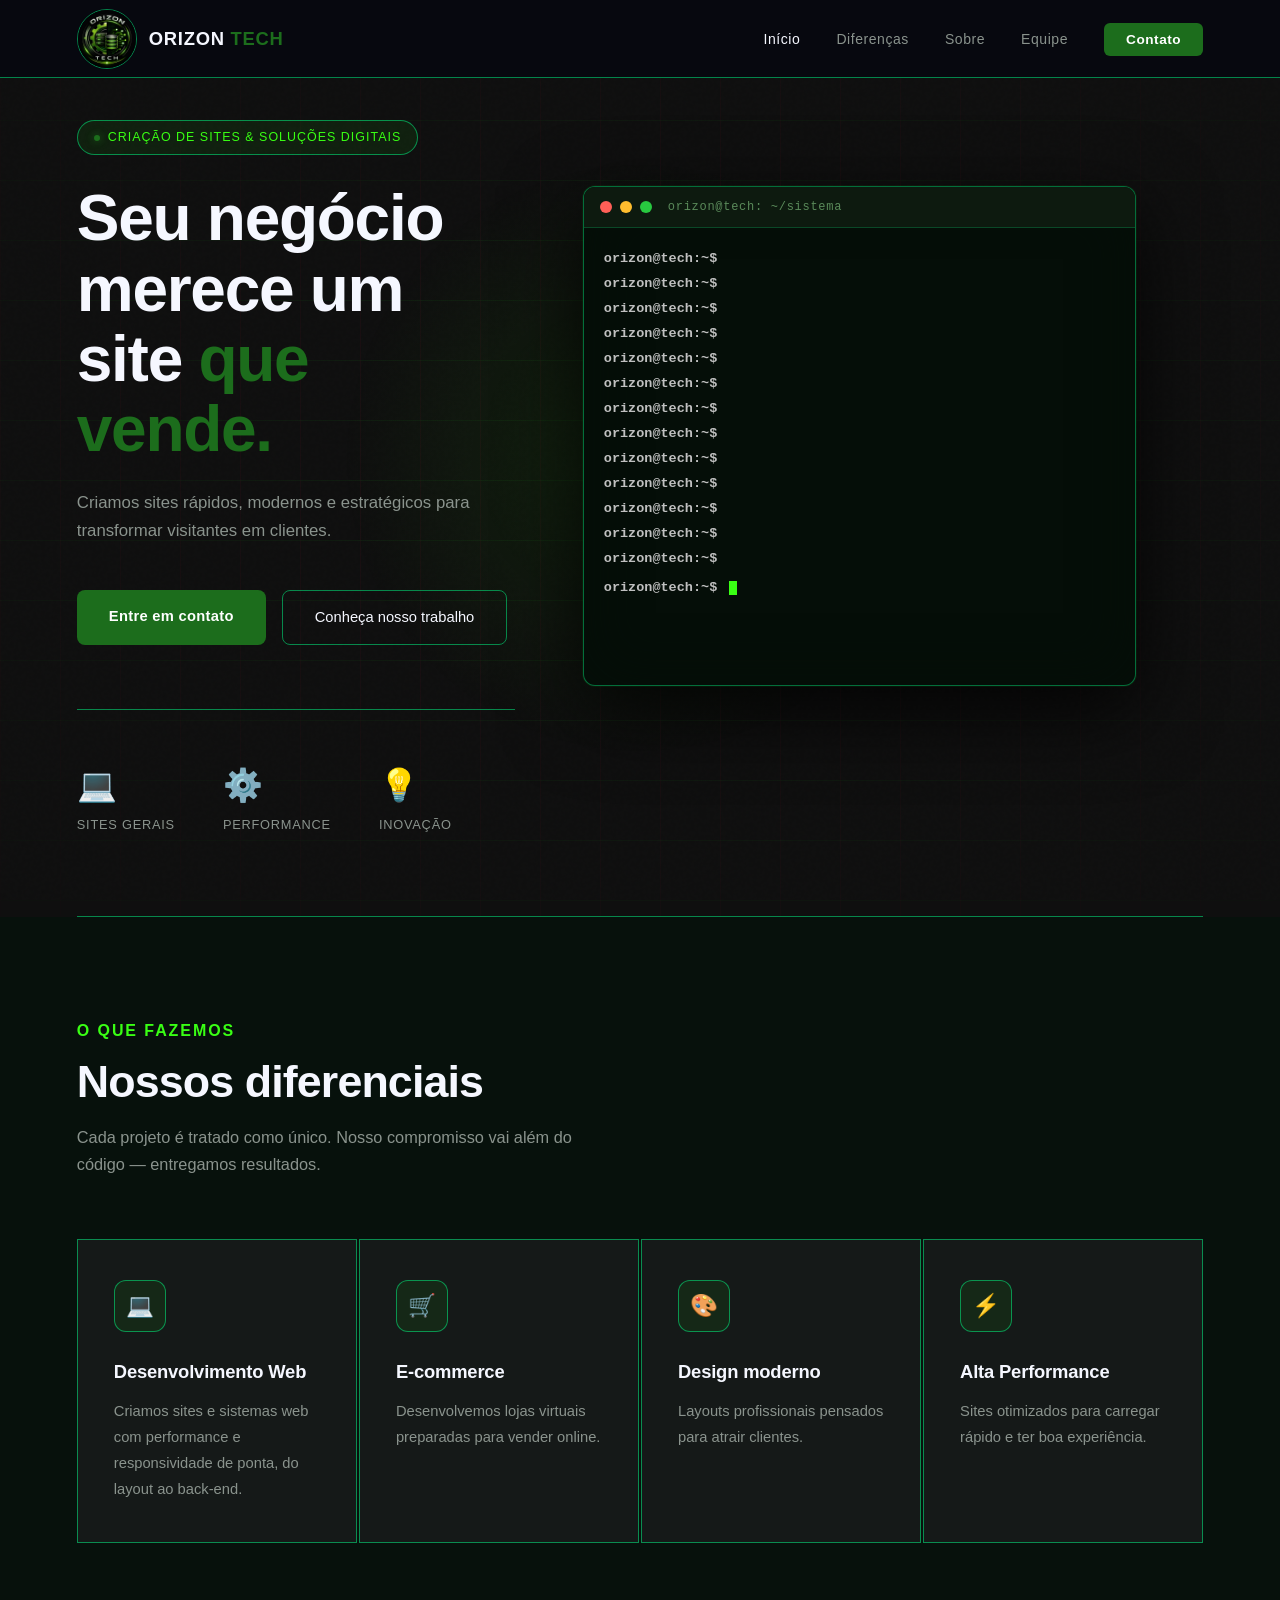
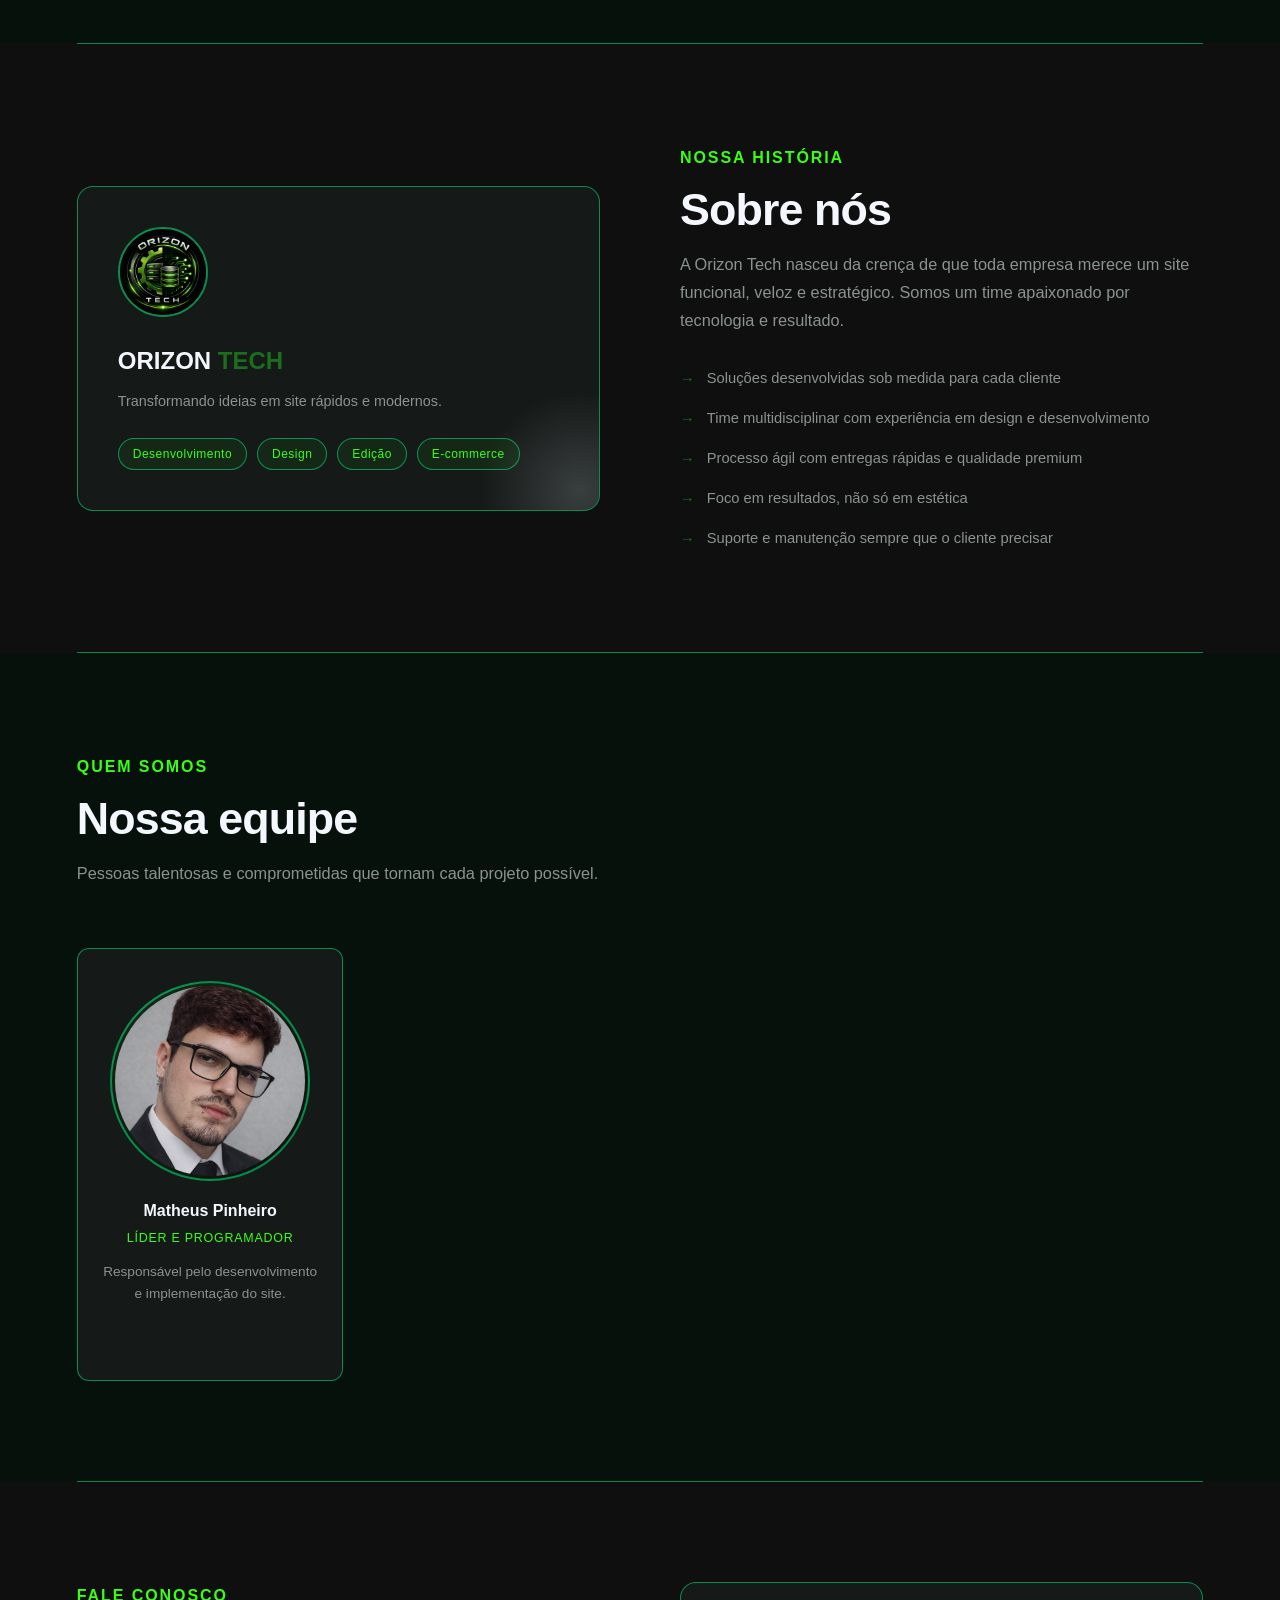
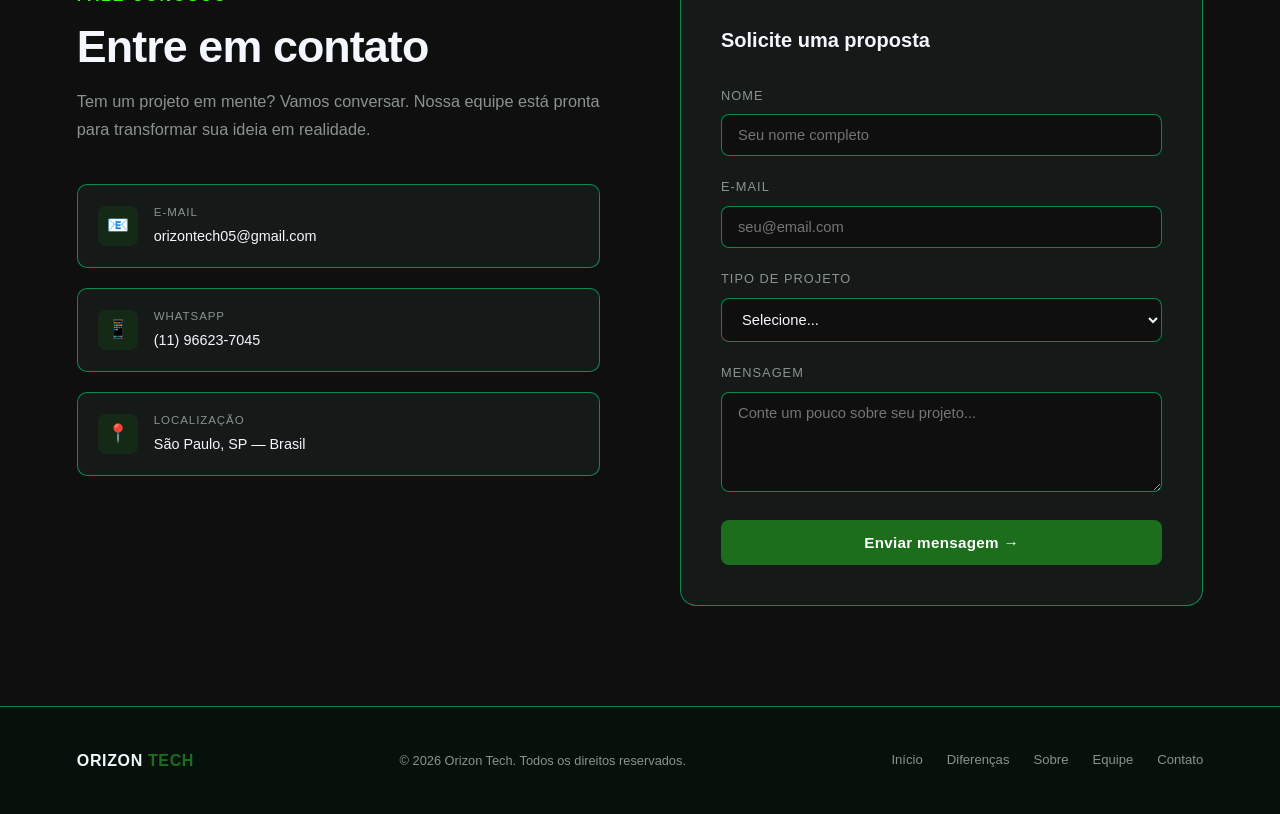
<file: index.html>
<!DOCTYPE html>
<html lang="pt-BR">

<head>
    <meta charset="UTF-8">
    <meta name="viewport" content="width=device-width, initial-scale=1.0">
    <title>Orizon Tech</title>
    <link rel="shortcut icon" href="./img/Logo.png" type="image/x-icon">
    <meta name="description" content="orizon, site, onepage, verde, programador, tech, projeto, senac, tatuapé">
    <meta name="keywords" content="criação de site, desenvolvimento web, programação">

    <!-- CSS -->
    <link rel="stylesheet" href="style.css">

    <!-- Google fonts -->

    <link rel="preconnect" href="https://fonts.googleapis.com">
    <link rel="preconnect" href="https://fonts.gstatic.com" crossorigin>
    <link href="https://fonts.googleapis.com/css2?family=Inter:ital,opsz,wght@0,14..
32,100..900;1,14..32,100..900&family=Orbitron:wght@400..900&family=Patua+One&display=swap" rel="stylesheet">

</head>

<body>

    <!-- NAV -->
    <nav>
        <a href="#home" class="nav-logo">
            <img src="./img/Logo.png" alt="Orizon Tech">
            <span>ORIZON<em> TECH</em></span>
        </a>
         <input type="checkbox" id="check">
<label for="check" class="menu-btn">☰</label>
        <ul class="nav-links">
            <li><a href="#home">Início</a></li>
            <li><a href="#missoes">Diferenças</a></li>
            <li><a href="#sobre">Sobre</a></li>
            <li><a href="#equipe">Equipe</a></li>
            <li><a href="#contato" class="nav-cta">Contato</a></li>
        </ul>
    </nav>

    <!-- HERO -->
    <section id="home">
        <div class="hero-grid-bg"></div>
        <div class="hero-glow"></div>
        <div class="hero-content">
            <div class="hero-badge">Criação de Sites & Soluções Digitais</div>
            <h1>Seu negócio<br>merece um site <span>que vende.</span></h1>
            <p class="hero-sub">
                Criamos sites rápidos, modernos e estratégicos para transformar visitantes em clientes.
            </p>
            <div class="hero-actions">
                <a href="#contato" class="btn-primary">Entre em contato</a>
                <a href="./trabalho.html" target="_blank" class="btn-secondary">Conheça nosso trabalho</a>
            </div>
            <div class="hero-stats">
                <div>
                    <div class="stat-num">💻</div>
                    <div class="stat-label">Sites gerais</div>
                </div>
                <div>
                    <div class="stat-num">⚙️</div>
                    <div class="stat-label">Performance</div>
                </div>
                <div>
                    <div class="stat-num">💡</div>
                    <div class="stat-label">Inovação</div>
                </div>
            </div>
        </div>
        <section id="terminal">
            <div class="hero-matrix-wrapper">
                <div class="terminal-frame">
                    <div class="terminal-bar">
                        <span class="t-dot t-dot-r"></span>
                        <span class="t-dot t-dot-y"></span>
                        <span class="t-dot t-dot-g"></span>
                        <span class="terminal-title">orizon@tech: ~/sistema</span>
                    </div>
                    <div class="terminal-body">
                        <div class="tl-row tl-row-0"><span class="tl-prompt"
                                style="color:#C0C0C0">orizon@tech:~$&nbsp;</span><span class="tl-out-0">inicializando
                                sistema...</span></div>
                        <div class="tl-row tl-row-1"><span class="tl-prompt"
                                style="color:#C0C0C0">orizon@tech:~$&nbsp;</span><span class="tl-out-1">criando site
                                institucional...</span></div>
                        <div class="tl-row tl-row-2"><span class="tl-prompt"
                                style="color:#C0C0C0">orizon@tech:~$&nbsp;</span><span class="tl-out-2">status: 100%
                                concluído ✓</span></div>
                        <div class="tl-row tl-row-3"><span class="tl-prompt"
                                style="color:#C0C0C0">orizon@tech:~$&nbsp;</span><span class="tl-out-3">deploy --env
                                producao</span></div>
                        <div class="tl-row tl-row-4"><span class="tl-prompt"
                                style="color:#C0C0C0">orizon@tech:~$&nbsp;</span><span class="tl-out-4">servidor online.
                                uptime: 99.9%</span></div>
                        <div class="tl-row tl-row-5"><span class="tl-prompt"
                                style="color:#C0C0C0">orizon@tech:~$&nbsp;</span><span class="tl-out-5">otimizar --seo
                                --performance</span></div>
                        <div class="tl-row tl-row-6"><span class="tl-prompt"
                                style="color:#C0C0C0">orizon@tech:~$&nbsp;</span><span class="tl-out-6">PageSpeed:
                                98/100
                                ✓</span></div>
                        <div class="tl-row tl-row-7"><span class="tl-prompt"
                                style="color:#C0C0C0">orizon@tech:~$&nbsp;</span><span class="tl-out-7">criar loja
                                --ecommerce</span></div>
                        <div class="tl-row tl-row-8"><span class="tl-prompt"
                                style="color:#C0C0C0">orizon@tech:~$&nbsp;</span><span class="tl-out-8">loja virtual
                                ativada
                                ✓</span></div>
                        <div class="tl-row tl-row-9"><span class="tl-prompt"
                                style="color:#C0C0C0">orizon@tech:~$&nbsp;</span><span class="tl-out-9">ssl --instalar
                                --auto-renovar</span></div>
                        <div class="tl-row tl-row-10"><span class="tl-prompt"
                                style="color:#C0C0C0">orizon@tech:~$&nbsp;</span><span class="tl-out-10">certificado SSL
                                ativo ✓</span></div>
                        <div class="tl-row tl-row-11"><span class="tl-prompt"
                                style="color:#C0C0C0">orizon@tech:~$&nbsp;</span><span class="tl-out-11">suporte
                                --cliente
                                --24h</span></div>
                        <div class="tl-row tl-row-12"><span class="tl-prompt"
                                style="color:#C0C0C0">orizon@tech:~$&nbsp;</span><span class="tl-out-12">equipe pronta.
                                aguardando..._</span></div>
                        <div class="cursor-line"><span class="tl-prompt"
                                style="color:#C0C0C0">orizon@tech:~$&nbsp;</span><span class="blink-cursor"></span>
                        </div>
                    </div>
                </div>
            </div>
        </section>
    </section>

    <div class="divider"></div>

    <!-- MISSÕES -->
    <section id="missoes">
        <div class="mission-header reveal">
            <span class="section-tag">O que fazemos</span>
            <h2>Nossos diferenciais</h2>
            <p class="section-desc">Cada projeto é tratado como único. Nosso compromisso vai além do<br>código —
                entregamos
                resultados.</p>
        </div>
        <div class="missions-grid">
            <div class="mission-card reveal">
                <div class="mission-icon">💻</div>
                <h3>Desenvolvimento Web</h3>
                <p>Criamos sites e sistemas web com performance e responsividade de ponta, do layout ao back-end.</p>
            </div>
            <div class="mission-card reveal">
                <div class="mission-icon">🛒</div>
                <h3>E-commerce</h3>
                <p>Desenvolvemos lojas virtuais preparadas para vender online.
                </p>
            </div>
            <div class="mission-card reveal">
                <div class="mission-icon">🎨</div>
                <h3>Design moderno</h3>
                <p>Layouts profissionais pensados para atrair clientes.</p>
            </div>
            <div class="mission-card reveal">
                <div class="mission-icon">⚡</div>
                <h3>Alta Performance</h3>
                <p>Sites otimizados para carregar rápido e ter boa experiência.</p>
            </div>


        </div>
    </section>

    <div class="divider"></div>

    <!-- SOBRE NÓS -->
    <section id="sobre">
        <div class="sobre-visual reveal">
            <div class="sobre-card-main">
                <img src="./img/Logo.png" alt="Orizon Tech Logo" class="sobre-logo">
                <h3>ORIZON <span>TECH</span></h3>
                <p>Transformando ideias em site rápidos e modernos.</p>
                <div class="sobre-badge-row">
                    <span class="badge">Desenvolvimento</span>
                    <span class="badge">Design</span>
                    <span class="badge">Edição</span>
                    <span class="badge">E-commerce</span>
                </div>
            </div>
        </div>
        <div class="sobre-text reveal">
            <span class="section-tag">Nossa história</span>
            <h2>Sobre nós</h2>
            <p class="section-desc">
                A Orizon Tech nasceu da crença de que toda empresa merece um site funcional, veloz e
                estratégico. Somos um time apaixonado por tecnologia e resultado.
            </p>
            <ul class="feature-list">
                <li>Soluções desenvolvidas sob medida para cada cliente</li>
                <li>Time multidisciplinar com experiência em design e desenvolvimento</li>
                <li>Processo ágil com entregas rápidas e qualidade premium</li>
                <li>Foco em resultados, não só em estética</li>
                <li>Suporte e manutenção sempre que o cliente precisar</li>
            </ul>
        </div>
    </section>

    <div class="divider"></div>

    <!-- EQUIPE -->
    <section id="equipe">
        <div class="equipe-header reveal">
            <span class="section-tag">Quem somos</span>
            <h2>Nossa equipe</h2>
            <p class="section-desc">Pessoas talentosas e comprometidas que tornam cada projeto possível.</p>
        </div>
        <div class="team-grid">
            <div class="team-card reveal">
                <div class="team-avatar"><img src="./img/matheus.png" alt="Integrante Matheus Pinheiro"></div>
                <h4>Matheus Pinheiro</h4>
                <div class="team-role">Líder e Programador</div>
                <p class="team-desc">Responsável pelo desenvolvimento e implementação do site.</p>
            </div>

            <div class="team-card reveal">
                <div class="team-avatar"><img src="./img/jessica.png" alt="Integrante Jessica Quadro"></div>
                <h4>Jéssica Quadro</h4>
                <div class="team-role">Designer de Apresentações</div>
                <p class="team-desc">Responsável pela organização da equipe e acompanhamento do desenvolvimento.</p>
            </div>
            
            <div class="team-card reveal">
                <div class="team-avatar"><img src="./img/meriani.png" alt="Integrante Meriani Garcia"></div>
                <h4>Meriani Garcia</h4>
                <div class="team-role">Web-Designer</div>
                <p class="team-desc">Responsável pela identidade visual e design da interface.</p>
            </div>
            
            <div class="team-card reveal">
                <div class="team-avatar"><img src="./img/mateus.png" alt="Integrante Mateus de Oliveira"></div>
                <h4>Mateus de Oliveira</h4>
                <div class="team-role">Editor</div>
                <p class="team-desc">Responsável pela organização dos conteúdos e estrutura das informações.</p>
            </div>
        </div>
    </section>

    <div class="divider"></div>

    <!-- CONTATO -->
    <section id="contato">
        <div class="contato-info reveal">
            <span class="section-tag">Fale conosco</span>
            <h2>Entre em contato</h2>
            <p class="section-desc">
                Tem um projeto em mente? Vamos conversar. Nossa equipe está pronta para transformar sua ideia em
                realidade.
            </p>
            <div class="contact-items">
                <div class="contact-item">
                    <div class="contact-icon">📧</div>
                    <div>
                        <div class="contact-item-label">E-mail</div>
                        <div class="contact-item-value">orizontech05@gmail.com</div>
                    </div>
                </div>
                <div class="contact-item">
                    <div class="contact-icon">📱</div>
                    <div>
                        <div class="contact-item-label">WhatsApp</div>
                        <div class="contact-item-value"><a href="https://wa.me/5511966237045">(11) 96623-7045</a></div>
                    </div>
                </div>
                <div class="contact-item">
                    <div class="contact-icon">📍</div>
                    <div>
                        <div class="contact-item-label">Localização</div>
                        <div class="contact-item-value">São Paulo, SP — Brasil</div>
                    </div>
                </div>
            </div>
        </div>

        <form class="contato-form reveal" id="contato-form" action="https://formsubmit.co/orizontech05@gmail.com"
            method="POST">

            <h3>Solicite uma proposta</h3>

            <div class="form-group">
                <label>Nome</label>
                <input type="text" name="nome" placeholder="Seu nome completo" required>
            </div>

            <div class="form-group">
                <label>E-mail</label>
                <input type="email" name="email" placeholder="seu@email.com" required>
            </div>

            <div class="form-group">
                <label>Tipo de projeto</label>
                <select name="projeto" required>
                    <option value="">Selecione...</option>
                    <option>Site Institucional</option>
                    <option>Landing Page</option>
                    <option>E-commerce</option>
                    <option>Sistema Web</option>
                    <option>Outro</option>
                </select>
            </div>

            <div class="form-group">
                <label>Mensagem</label>
                <textarea name="mensagem" placeholder="Conte um pouco sobre seu projeto..." required></textarea>
            </div>

            <input type="hidden" name="_captcha" value="false">

            <button type="submit" class="form-submit">Enviar mensagem →</button>

            <p id="mensagem-sucesso">✅ Mensagem enviada com sucesso!</p>

        </form>
    </section>

    <!-- FOOTER -->
    <footer>
        <div class="footer-brand">ORIZON<span> TECH</span></div>
        <div class="footer-copy">© 2026 Orizon Tech. Todos os direitos reservados.</div>
        <div class="footer-links">
            <a href="#home">Início</a>
            <a href="#missoes">Diferenças</a>
            <a href="#sobre">Sobre</a>
            <a href="#equipe">Equipe</a>
            <a href="#contato">Contato</a>
        </div>
    </footer>

    <!-- Botão para subir para o topo do site -->

    <!-- Topo do site -->
    <div id="topo">
        <a href="#home"><img src="./img/bottontop.png" alt="icone para levar ao topo do site"></a>
    </div>


    <script src="./script.js"></script>

</body>

</html>

<!-- Final -->
</file>
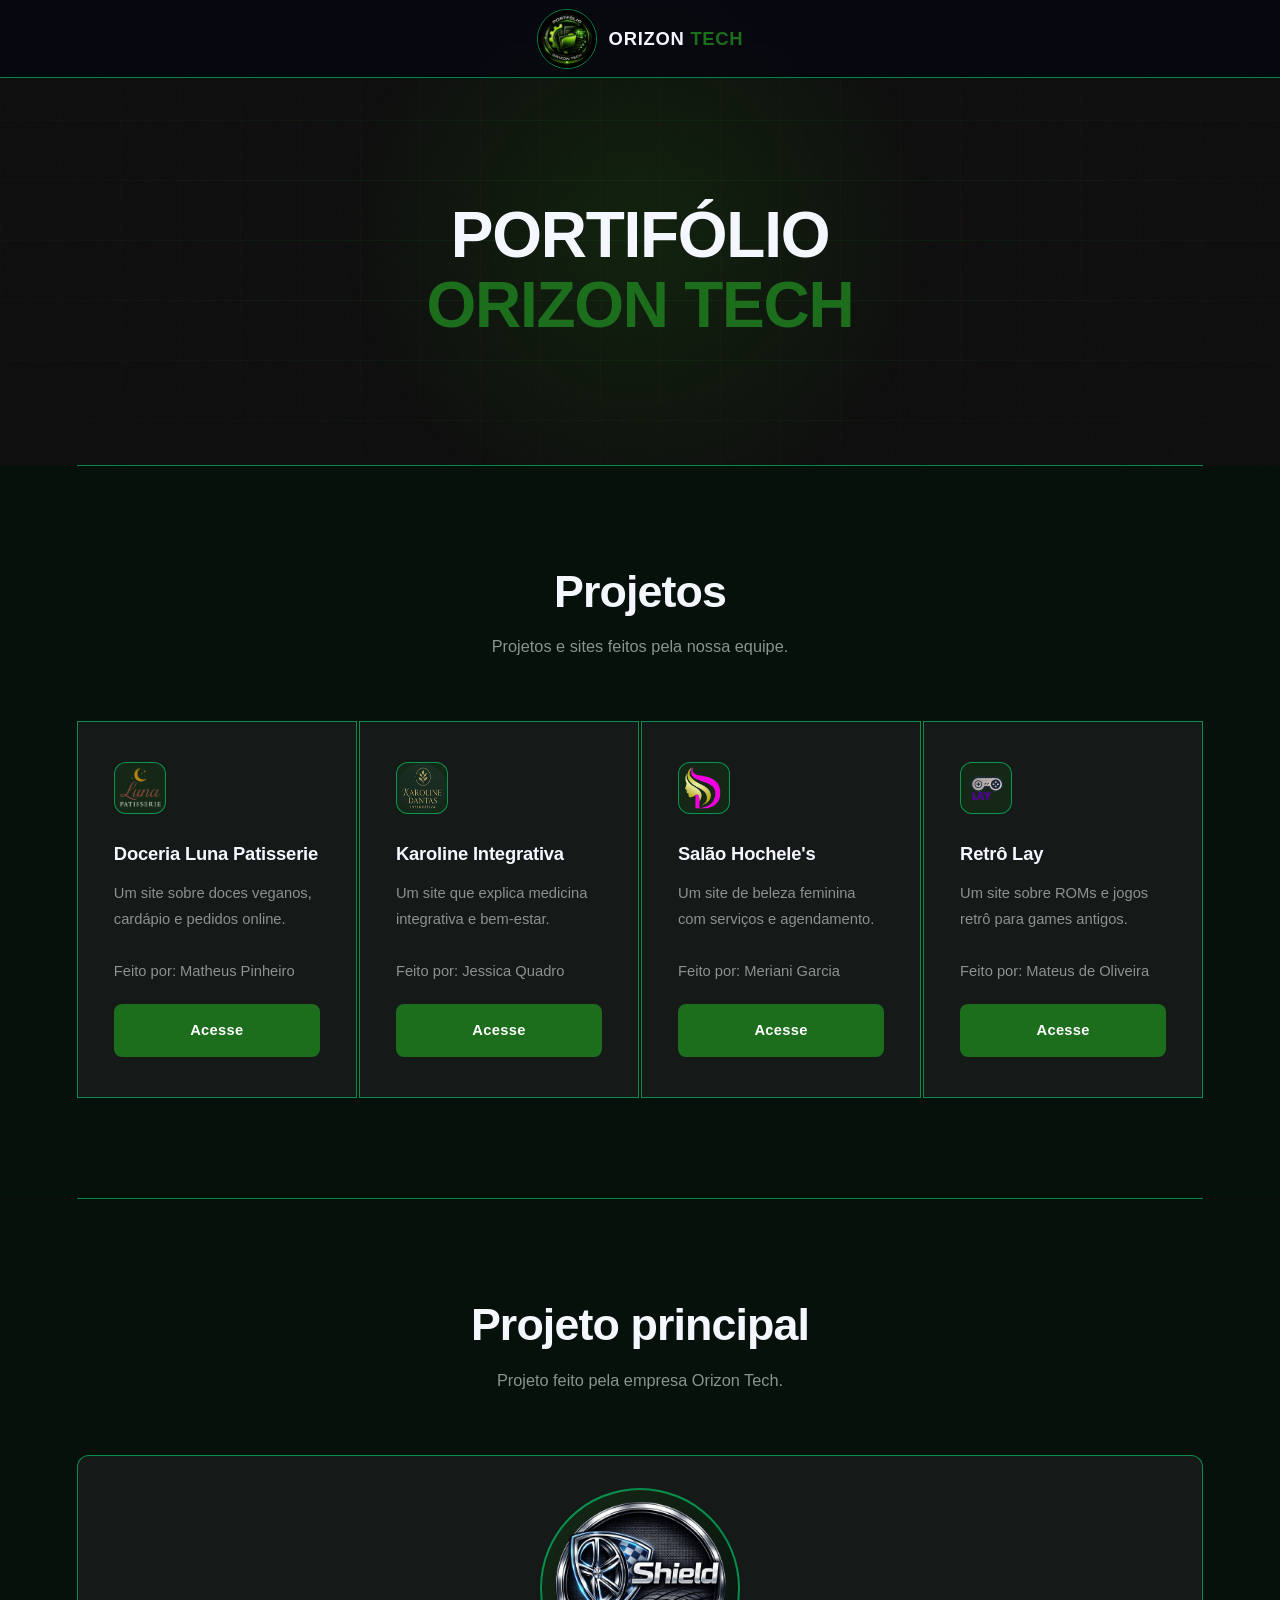
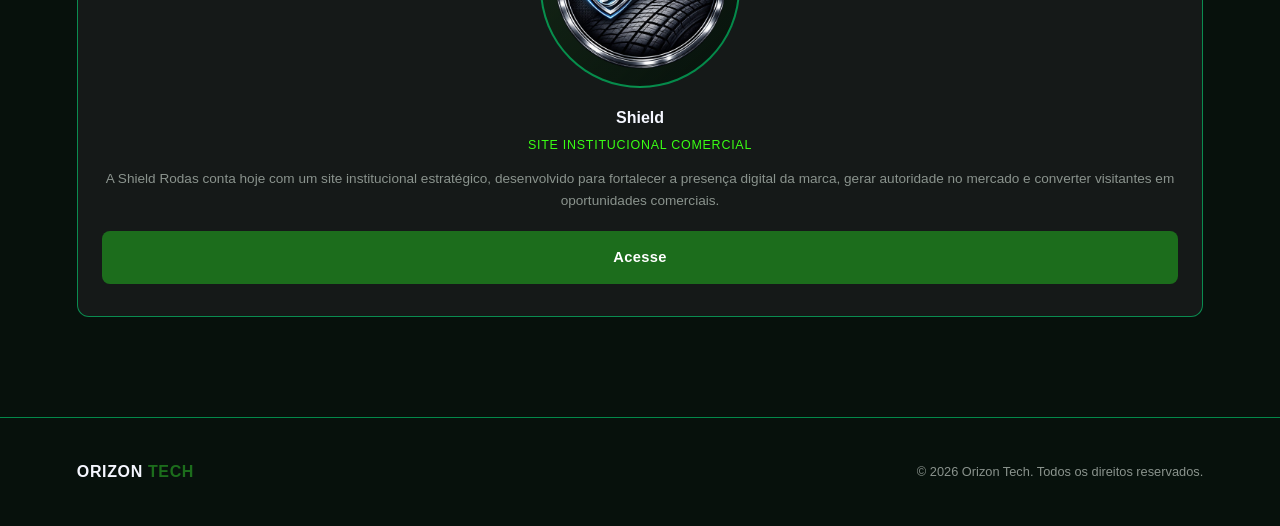
<file: trabalho.html>
<!DOCTYPE html>
<html lang="pt-BR">

<head>
    <meta charset="UTF-8">
    <meta name="viewport" content="width=device-width, initial-scale=1.0">
    <title>Portifólio</title>
    <link rel="shortcut icon" href="./img/logopo.png" type="image/x-icon">
    <meta name="description"
        content="orizon, site, onepage, verde, programador, tech, projeto, senac, tatuapé, portifólio">
    <meta name="keywords" content="criação de site, desenvolvimento web, programação, portifólio">

    <!-- CSS -->
    <link rel="stylesheet" href="style.css">

    <!-- Google fonts -->

    <link rel="preconnect" href="https://fonts.googleapis.com">
    <link rel="preconnect" href="https://fonts.gstatic.com" crossorigin>
    <link href="https://fonts.googleapis.com/css2?family=Inter:ital,opsz,wght@0,14..
32,100..900;1,14..32,100..900&family=Orbitron:wght@400..900&family=Patua+One&display=swap" rel="stylesheet">

</head>

<body class="portifolio">

    <!-- NAV -->
    <nav class="home">
        <a href="#home" class="nav-logo">
            <img src="./img/logopo.png" alt="Orizon Tech">
            <span>ORIZON<em> TECH</em></span>
        </a>

    </nav>

    <!-- HERO -->
    <section id="hero">
        <div class="hero-grid-bg"></div>
        <div class="hero-glow"></div>
        <div class="hero-content">
            <h1>PORTIFÓLIO<br><span>ORIZON TECH</span></h1>
        </div>
    </section>

    <div class="divider"></div>

    <!-- PROJETOS -->

    <section id="missoes">
        <div class="mission-header reveal">
            <h2>Projetos</h2>
            <p class="section-desc">Projetos e sites feitos pela nossa equipe.</p>
        </div>
        <div class="missions-grid">
            <div class="mission-card reveal">
                <div class="mission-icon"><img src="./img/logoluna.png" alt="Logo empresa Luna Patisserie"></div>
                <h3>Doceria Luna Patisserie</h3>
                <p>Um site sobre doces veganos, cardápio e pedidos online.<br><br>Feito por: Matheus Pinheiro</p>
                <a href="https://matheuspoliveiraa.github.io/doceria_LunaPatisserie/" target="_blank"
                    rel="noopener noreferrer" class="btn-primary">Acesse</a>
            </div>
            <div class="mission-card reveal">
                <div class="imglogo"><img src="./img/logojessica.png" alt="Logo empresa Karol Integrativa"></div>
                <h3>Karoline Integrativa</h3>
                <p>Um site que explica medicina integrativa e bem-estar.<br><br>Feito por: Jessica Quadro</p>
                <a href="https://jessicaagomess.github.io/Karoline-Integrativa/" target="_blank"
                    rel="noopener noreferrer" class="btn-primary">Acesse</a>
            </div>
            <div class="mission-card reveal">
                <div class="mission-icon"><img src="./img/logomeriani.png" alt="Logo empresa Salão Hochele's"></div>
                <h3>Salão Hochele's</h3>
                <p>Um site de beleza feminina com serviços e agendamento.<br><br>Feito por: Meriani Garcia</p>
                <a href="https://merianigarcia.github.io/Sal-o-Hochele-s/" target="_blank" rel="noopener noreferrer"
                    class="btn-primary">Acesse</a>
            </div>
            <div class="mission-card reveal">
                <div class="imglogo"><img src="./img/logomateus.png" alt="Logo empresa Mateus Oliveira"></div>
                <h3>Retrô Lay</h3>
                <p>Um site sobre ROMs e jogos retrô para games antigos.<br><br>Feito por: Mateus de Oliveira</p>
                <a href="https://mattesilva.github.io/RetroLay/" target="_blank" rel="noopener noreferrer"
                    class="btn-primary">Acesse</a>
            </div>
        </div>
    </section>

    <div class="divider"></div>

    <!-- PROJETO PRINCIPAL -->

    <section id="equipe">
        <div class="mission-header reveal">
            <h2>Projeto principal</h2>
            <p class="section-desc">Projeto feito pela empresa Orizon Tech.</p>
        </div>

        <div class="team-grid">
            <div class="team-card reveal">
                <div class="team-avatar"><img src="./img/logoshield.png" alt="Logo Shield empresa"></div>
                <h4>Shield</h4>
                <div class="team-role">Site Institucional Comercial</div>
                <p class="team-desc">A Shield Rodas conta hoje com um site institucional estratégico, desenvolvido para
                    fortalecer a presença digital da marca, gerar autoridade no mercado e converter visitantes em
                    oportunidades comerciais.</p>

                <a href="https://shieldrodas.netlify.app/" target="_blank" rel="noopener noreferrer"
                    class="btn-primary">Acesse</a> <!-- Colocar o site do projeto verdadeiro -->
            </div>
    </section>


    <!-- FOOTER -->
    <footer>
        <div class="footer-brand">ORIZON<span> TECH</span></div>
        <div class="footer-copy">© 2026 Orizon Tech. Todos os direitos reservados.</div>
    </footer>


    <script src="script.js"></script>

</body>

</html>
</file>
<file: style.css>
:root {
      --blue: #1c6d1c;
      /* Verde escuro */
      --blue-light: #39FF14;
      /* Verde Claro*/
      --blue-dim: rgba(31, 156, 20, 0.12);
      /* Sombra verde */
      --black: #0F0F0F;
      /* Pretado praticamente preto*/
      --dark: #07110C;
      /* Verde quase preto */
      --dark2: #151918;
      /* Pateado escuro */
      --gray: #8A938D;
      /* Prateado discreto para textos */
      --white: #F5F7FF;
      /* Branco*/
      --border: rgba(0, 255, 136, 0.5);
  }

  * {
      margin: 0;
      padding: 0;
      box-sizing: border-box;
  }

  html {
      scroll-behavior: smooth;
  }

  body {
      background: var(--black);
      color: var(--white);
      font-family: 'DM Sans', sans-serif;
      font-size: 16px;
      line-height: 1.7;
      overflow-x: hidden;
  }

  /* ── SCROLLBAR ── */
  ::-webkit-scrollbar {
      width: 4px;
  }

  ::-webkit-scrollbar-track {
      background: var(--black);
  }

  ::-webkit-scrollbar-thumb {
      background: var(--blue);
      border-radius: 2px;
  }

  /* Topo do site */

    #topo {
    position: fixed;
    right: 15px;
    bottom: 10px;
}

    #topo img {
    height: 60px;
    width: 60px;
    
}


  /* ── NOISE OVERLAY ── */
  body::before {
      content: '';
      position: fixed;
      inset: 0;
      background-image: url("data:image/svg+xml,%3Csvg viewBox='0 0 256 256' xmlns='http://www.w3.org/2000/svg'%3E%3Cfilter id='noise'%3E%3CfeTurbulence type='fractalNoise' baseFrequency='0.9' numOctaves='4' stitchTiles='stitch'/%3E%3C/filter%3E%3Crect width='100%25' height='100%25' filter='url(%23noise)' opacity='0.03'/%3E%3C/svg%3E");
      pointer-events: none;
      z-index: 0;
      opacity: 0.4;
  }
  /* ── NAV ── */
  nav {
      position: fixed;
      top: 0;
      left: 0;
      right: 0;
      z-index: 100;
      display: flex;
      align-items: center;
      justify-content: space-between;
      padding: 0 6%;
      height: 78px;
      background: rgba(6, 8, 16, 0.85);
      backdrop-filter: blur(20px);
      border-bottom: 1px solid var(--border); 
  }

  .nav-logo {
      display: flex;
      align-items: center;
      gap: 12px;
      text-decoration: none;
  }

  .nav-logo img {
      width: 60px;
      height: 60px;
      border-radius: 50%;
      border: 1px solid var(--border);
  }

  .nav-logo span {
      font-family: 'Syne', sans-serif;
      font-weight: 800;
      font-size: 1.15rem;
      letter-spacing: 0.04em;
      color: var(--white);
  }

  .nav-logo span em {
      color: var(--blue);
      font-style: normal;
  }

  .nav-links {
      display: flex;
      gap: 36px;
      list-style: none;
  }

  .nav-links a {
      color: var(--gray);
      text-decoration: none;
      font-size: 0.875rem;
      letter-spacing: 0.04em;
      font-weight: 500;
      transition: color 0.2s;
  }

  .nav-links a:hover {
      color: var(--white);
  }

  .nav-cta {
      background: var(--blue);
      color: #fff !important;
      padding: 9px 22px;
      border-radius: 6px;
      font-size: 0.85rem !important;
      font-weight: 600 !important;
      transition: background 0.2s !important;
  }

  .nav-cta:hover {
      background: var(--blue-light) !important;
      color: #fff !important;
  }

  /* ── HERO ── */

  #home {
      min-height: 100vh;
      display: flex;
      align-items: center;
      padding: 120px 6% 80px;
      position: relative;
      overflow: hidden;
      
  }

  .hero-grid-bg {
      position: absolute;
      inset: 0;
      background-image:
          linear-gradient(rgba(34, 255, 26, 0.05) 1px, transparent 1px),
          linear-gradient(90deg, rgba(216, 17, 60, 0.05) 1px, transparent 1px);
      background-size: 60px 60px;
      mask-image: radial-gradient(ellipse 80% 80% at 50% 50%, rgb(0, 0, 0) 30%, transparent 100%);
  }

  .hero-glow {
      position: absolute;
      width: 600px;
      height: 600px;
      border-radius: 50%;
      background: radial-gradient(circle, rgba(31, 150, 7, 0.15) 0%, transparent 70%);
      top: 50%;
      left: 50%;
      transform: translate(-50%, -50%);
      pointer-events: none;
  }

  .hero-content {
      position: relative;
      z-index: 1;
      max-width: 700px;
  }

  .hero-badge {
      display: inline-flex;
      align-items: center;
      gap: 8px;
      background: var(--blue-dim);
      border: 1px solid var(--border);
      border-radius: 100px;
      padding: 6px 16px;
      font-size: 0.78rem;
      letter-spacing: 0.08em;
      text-transform: uppercase;
      color: var(--blue-light);
      margin-bottom: 28px;
      animation: fadeUp 0.6s ease both;
      
  }

  .hero-badge::before {
      content: '';
      width: 6px;
      height: 6px;
      border-radius: 50%;
      background: var(--blue);
      box-shadow: 0 0 8px var(--blue);
      animation: pulse 2s infinite;
  }

  @keyframes pulse {

      0%,
      100% {
          opacity: 1;
      }

      50% {
          opacity: 0.4;
      }
  }

  h1 {
      font-family: 'Syne', sans-serif;
      font-size: clamp(2.6rem, 5vw, 4.2rem);
      font-weight: 800;
      line-height: 1.1;
      letter-spacing: -0.02em;
      margin-bottom: 24px;
      animation: fadeUp 0.6s 0.1s ease both;
  }

  h1 span {
      color: var(--blue);
  }

  .hero-sub {
      font-size: 1.05rem;
      color: var(--gray);
      max-width: 520px;
      margin-bottom: 44px;
      animation: fadeUp 0.6s 0.2s ease both;
      font-weight: 300;
  }

  .hero-actions {
      display: flex;
      gap: 16px;
      flex-wrap: wrap;
      animation: fadeUp 0.6s 0.3s ease both;
  }

  .btn-primary {
      background: var(--blue);
      color: #fff;
      padding: 14px 32px;
      border-radius: 8px;
      text-decoration: none;
      font-weight: 600;
      font-size: 0.92rem;
      letter-spacing: 0.02em;
      transition: all 0.2s;
      border: none;
      cursor: pointer;
      
  }

  .btn-primary:hover {
      background: var(--blue-light);
      transform: translateY(-1px);
      box-shadow: 0 8px 32px rgba(26, 255, 37, 0.35);
  }

  .btn-secondary {
      background: transparent;
      color: var(--white);
      padding: 14px 32px;
      border-radius: 8px;
      text-decoration: none;
      font-weight: 500;
      font-size: 0.92rem;
      border: 1px solid var(--border);
      transition: all 0.2s;
  }

  .btn-secondary:hover {
      border-color: var(--blue);
      color: var(--blue-light);
      background: var(--blue-dim);
  }

  .hero-stats {
      display: flex;
      gap: 48px;
      margin-top: 64px;
      padding-top: 48px;
      border-top: 1px solid var(--border);
      animation: fadeUp 0.6s 0.4s ease both;
  }

  .stat-num {
      font-family: 'Syne', sans-serif;
      font-size: 2rem;
      font-weight: 800;
      color: var(--white);
  }

  .stat-num span {
      color: var(--blue);
  }

  .stat-label {
      font-size: 0.8rem;
      color: var(--gray);
      letter-spacing: 0.06em;
      text-transform: uppercase;
      margin-top: 2px;
  }

  /* ── SECTION BASE ── */
  section {
      padding: 100px 6%;
      position: relative;
  }

  .section-tag {
      display: inline-block;
      font-size: 1rem;
      letter-spacing: 0.12em;
      text-transform: uppercase;
      color: var(--blue-light);
      font-weight: 600;
      margin-bottom: 12px;
  }

  h2 {
      font-family: 'Syne', sans-serif;
      font-size: clamp(2rem, 3.5vw, 2.8rem);
      font-weight: 800;
      line-height: 1.15;
      letter-spacing: -0.02em;
      margin-bottom: 16px;
  }

  .section-desc {
      color: var(--gray);
   
      font-weight: 300;
      font-size: 1.02rem;
  }

  /* ── MISSIONS ── */
  #missoes {
      background: var(--dark);
  }

  .mission-header {
      margin-bottom: 60px;
  }

  .missions-grid {
      display: grid;
      grid-template-columns: repeat(auto-fit, minmax(280px, 1fr));
      gap: 2px;
  }

  .mission-card {
      background: var(--dark2);
      padding: 40px 36px;
      border: 1px solid var(--border);
      transition: all 0.3s;
      position: relative;
      overflow: hidden;
  }

  .mission-card::before {
      content: '';
      position: absolute;
      top: 0;
      left: 0;
      right: 0;
      height: 2px;
      background: var(--blue);
      transform: scaleX(0);
      transition: transform 0.3s;
      transform-origin: left;
  }

  .mission-card:hover::before {
      transform: scaleX(1);
  }

  .mission-card:hover {
      border-color: var(--blue);
  }

  .mission-icon {
      width: 52px;
      height: 52px;
      background: var(--blue-dim);
      border: 1px solid var(--border);
      border-radius: 12px;
      display: flex;
      align-items: center;
      justify-content: center;
      margin-bottom: 24px;
      font-size: 1.4rem;
  }

  .mission-card h3 {
      font-family: 'Syne', sans-serif;
      font-size: 1.15rem;
      font-weight: 700;
      margin-bottom: 12px;
      letter-spacing: -0.01em;
  }

  .mission-card p {
      color: var(--gray);
      font-size: 0.92rem;
      line-height: 1.75;
      font-weight: 300;
  }

  /* ── SOBRE NÓS ── */
  #sobre {
      display: grid;
      grid-template-columns: 1fr 1fr;
      gap: 80px;
      align-items: center;
  }

  .sobre-visual {
      position: relative;
  }

  .sobre-card-main {
      background: var(--dark2);
      border: 1px solid var(--border);
      border-radius: 16px;
      padding: 40px;
      position: relative;
      overflow: hidden;
  }

  .sobre-card-main::after {
      content: '';
      position: absolute;
      bottom: -80px;
      right: -80px;
      width: 200px;
      height: 200px;
      background: radial-gradient(circle, rgba(220, 230, 235, 0.18) 0%, transparent 70%);
      border-radius: 50%;
  }

  .sobre-logo {
      width: 90px;
      height: 90px;
      border-radius: 50%;
      border: 2px solid var(--border);
      margin-bottom: 24px;
      display: block;
  }

  .sobre-card-main h3 {
      font-family: 'Syne', sans-serif;
      font-size: 1.5rem;
      font-weight: 800;
      margin-bottom: 8px;
  }

  .sobre-card-main h3 span {
      color: var(--blue);
  }

  .sobre-card-main p {
      color: var(--gray);
      font-size: 0.9rem;
      font-weight: 300;
  }

  .sobre-badge-row {
      display: flex;
      gap: 10px;
      flex-wrap: wrap;
      margin-top: 24px;
  }

  .badge {
      background: var(--blue-dim);
      border: 1px solid var(--border);
      border-radius: 100px;
      padding: 5px 14px;
      font-size: 0.75rem;
      color: var(--blue-light);
      font-weight: 500;
      letter-spacing: 0.04em;
  }

  .sobre-text .section-desc {
      margin-bottom: 32px;
  }

  .feature-list {
      list-style: none;
      display: flex;
      flex-direction: column;
      gap: 14px;
  }

  .feature-list li {
      display: flex;
      align-items: flex-start;
      gap: 12px;
      font-size: 0.92rem;
      color: var(--gray);
      font-weight: 300;
  }

  .feature-list li::before {
      content: '→';
      color: var(--blue);
      font-weight: 700;
      flex-shrink: 0;
      margin-top: 1px;
  }

  /* ── EQUIPE ── */
  #equipe {
      background: var(--dark);
  }

  .equipe-header {
      margin-bottom: 60px;
  }

  .team-grid {
      display: grid;
      grid-template-columns: repeat(auto-fit, minmax(220px, 1fr));
      gap: 20px;
  }

  .team-card {
      background: var(--dark2);
      border: 1px solid var(--border);
      border-radius: 12px;
      padding: 32px 24px;
      text-align: center;
      transition: all 0.3s;
      cursor: default;
  }

  .team-card:hover {
      border-color: var(--blue);
      transform: translateY(-4px);
      box-shadow: 0 16px 48px rgba(53, 255, 26, 0.12);
  }

  .team-avatar {
      width: 200px;
      height: 200px;
      border-radius: 50%;
      background: linear-gradient(135deg, var(--blue-dim), var(--dark));
      border: 2px solid var(--border);
      margin: 0 auto 16px;
      display: flex;
      align-items: center;
      justify-content: center;
      font-family: 'Syne', sans-serif;
      font-size: 1.5rem;
      font-weight: 800;
      color: var(--blue-light);
  }

  .team-avatar img {
      height: 190px;
      width: 190px;
      border-radius: 50%;
      object-fit: cover;
  }

  .team-card h4 {
      font-family: 'Syne', sans-serif;
      font-size: 1rem;
      font-weight: 700;
      margin-bottom: 4px;
  }

  .team-role {
      font-size: 0.78rem;
      color: var(--blue-light);
      letter-spacing: 0.06em;
      text-transform: uppercase;
      font-weight: 500;
      margin-bottom: 12px;
  }

  .team-desc {
      font-size: 0.85rem;
      color: var(--gray);
      font-weight: 300;
      line-height: 1.6;
  }

  /* ── CONTATO ── */
  #contato {
      background: var(--black);
      display: grid;
      grid-template-columns: 1fr 1fr;
      gap: 80px;
      align-items: start;
  }

  .contato-info .section-desc {
      margin-bottom: 40px;
  }

  .contact-items {
      display: flex;
      flex-direction: column;
      gap: 20px;
  }

  .contact-item {
      display: flex;
      align-items: center;
      gap: 16px;
      padding: 18px 20px;
      background: var(--dark2);
      border: 1px solid var(--border);
      border-radius: 10px;
      transition: border-color 0.2s;
  }

  .contact-item:hover {
      border-color: var(--blue);
  }

  .contact-icon {
      width: 40px;
      height: 40px;
      background: var(--blue-dim);
      border-radius: 8px;
      display: flex;
      align-items: center;
      justify-content: center;
      font-size: 1.1rem;
      flex-shrink: 0;
  }

  .contact-item-label {
      font-size: 0.72rem;
      text-transform: uppercase;
      letter-spacing: 0.08em;
      color: var(--gray);
      font-weight: 500;
  }

  .contact-item-value {
      font-size: 0.9rem;
      color: var(--white);
      font-weight: 400;
      margin-top: 2px;
  }

  .contact-item-value a {
     color: var(--white);
     text-decoration: none;
  }

  .contact-item-value a:visited,
  .contact-item-value a:active{
    color: var(--white);
}

  /* FORM */
  .contato-form {
      background: var(--dark2);
      border: 1px solid var(--border);
      border-radius: 16px;
      padding: 40px;
  }

  .contato-form h3 {
      font-family: 'Syne', sans-serif;
      font-size: 1.25rem;
      font-weight: 700;
      margin-bottom: 28px;
  }

  .form-group {
      margin-bottom: 20px;
  }

  .form-group label {
      display: block;
      font-size: 0.8rem;
      text-transform: uppercase;
      letter-spacing: 0.08em;
      color: var(--gray);
      margin-bottom: 8px;
      font-weight: 500;
  }

  .form-group input,
  .form-group textarea,
  .form-group select {
      width: 100%;
      background: var(--black);
      border: 1px solid var(--border);
      border-radius: 8px;
      padding: 12px 16px;
      color: var(--white);
      font-family: 'DM Sans', sans-serif;
      font-size: 0.92rem;
      transition: border-color 0.2s;
      outline: none;
  }

  .form-group input:focus,
  .form-group textarea:focus,
  .form-group select:focus {
      border-color: var(--blue);
      box-shadow: 0 0 0 3px rgba(26, 255, 76, 0.1);
  }

  .form-group textarea {
      resize: vertical;
      min-height: 100px;
  }

  .form-group select option {
      background: var(--dark2);
  }

  .form-submit {
      width: 100%;
      background: var(--blue);
      color: #fff;
      border: none;
      padding: 14px;
      border-radius: 8px;
      font-family: 'DM Sans', sans-serif;
      font-size: 0.95rem;
      font-weight: 600;
      cursor: pointer;
      transition: all 0.2s;
      letter-spacing: 0.02em;
  }

  .form-submit:hover {
      background: var(--blue-light);
      box-shadow: 0 8px 32px rgba(26, 255, 76, 0.35);
  }

  /* ── FOOTER ── */
  footer {
      background: var(--dark);
      border-top: 1px solid var(--border);
      padding: 40px 6%;
      display: flex;
      align-items: center;
      justify-content: space-between;
      flex-wrap: wrap;
      gap: 20px;
  }

  .footer-brand {
      font-family: 'Syne', sans-serif;
      font-size: 1rem;
      font-weight: 800;
      color: var(--white);
      letter-spacing: 0.04em;
  }

  .footer-brand span {
      color: var(--blue);
  }

  .footer-copy {
      font-size: 0.8rem;
      color: var(--gray);
  }

  .footer-links {
      display: flex;
      gap: 24px;
  }

  .footer-links a {
      font-size: 0.82rem;
      color: var(--gray);
      text-decoration: none;
      transition: color 0.2s;
  }

  .footer-links a:hover {
      color: var(--blue-light);
  }

  /* ── DIVIDER ── */
  .divider {
      height: 1px;
      background: var(--border);
      margin: 0 6%;
  }

  /* ── PORTIFÓLIO ──  */

  .portifolio .home {
    justify-content: center;
  }

  .portifolio #hero {
    display: flex;
    flex-direction: column;
    align-items: center;
    text-align: center;
    padding-top: 200px;
}

.portifolio .mission-header {
    text-align: center;
}

.portifolio .btn-primary {
  margin-top: 20px; 
  display: inline-block; 
  align-items: center;
  justify-content: center;
  display: flex;
  
}

.portifolio .mission-icon img {
    width: 60x;
    height: 60px;
    border-radius: 50%;
}

.portifolio .imglogo img {
    width: 50px;
    height: 50px;
    border-radius: 50%; 
}

.portifolio .imglogo {
    width: 52px;
      height: 52px;
      background: var(--blue-dim);
      border: 1px solid var(--border);
      border-radius: 12px;
      display: flex;
      align-items: center;
      justify-content: center;
      margin-bottom: 24px;
      font-size: 1.4rem;
}





/* ── MENU MOBILE ── */

#check{
    display: none;
}

.menu-btn{
    display: none;
    font-size: 28px;
    color: var(--white);
    cursor: pointer;
}


  /* ── ANIMAÇÃO ── */
  @keyframes fadeUp {
      from {
          opacity: 0;
          transform: translateY(24px);
      }

      to {
          opacity: 1;
          transform: translateY(0);
      }
  }

  .reveal {
      opacity: 0;
      transform: translateY(30px);
      transition: opacity 0.6s ease, transform 0.6s ease;
  }

  .reveal.visible {
      opacity: 1;
      transform: translateY(0);
  }

  #mensagem-sucesso {
      display: none;
      margin-top: 15px;
      color: #39FF14;
      font-weight: 600;
      animation: neonGlow 1.5s infinite alternate;
  }

  @keyframes neonGlow {

      from {
          text-shadow:
              0 0 5px #39FF14,
              0 0 10px #39FF14;
      }

      to {
          text-shadow:
              0 0 10px #39FF14,
              0 0 25px #39FF14,
              0 0 40px #39FF14;
      }

  }

  /* ── RESPONSIVE ── */
  @media (max-width: 900px) {

      #sobre,
      #contato {
          grid-template-columns: 1fr;
          gap: 48px;
      }

      /* botão hamburguer */
      .menu-btn{
          display:block;
      }

      /* menu escondido */
      .nav-links{
          position: fixed;
          top:78px;
          right:-100%;
          width:70%;
          height:100vh;
          background: var(--dark);
          flex-direction: column;
          align-items: center;
          padding-top:40px;
          gap:30px;
          transition:0.4s;
      }

      /* abrir menu */
      #check:checked ~ .nav-links{
          right:0;
      }
    }

  @media (max-width: 600px) {
      nav {
          padding: 0 5%;
      }

      section {
          padding: 72px 5%;
      }

      #home {
          padding: 100px 5% 60px;
      }

      footer {
          padding: 32px 5%;
          flex-direction: column;
          align-items: flex-start;
      }

      #terminal {
        display: none;
      }
    }

    @media (max-width: 576px) {
        #terminal {
        display: none;
      }
    }

    @media (max-width: 700px) {
         #terminal {
        display: none;
         }
    }

    @media (max-width: 768px) {
        .hero-matrix-wrapper {
            padding-top: 70px;
            
        }
        }

  @media (min-width: 1200px) {

    #topo {
        display: none;
    }

      #terminal{
      max-width: 700px;
  }
  
}


@media (min-width: 1400px) {
     #terminal{
      max-width: 900px;
  }

   label {
        display: none;
   }

}


/* ── TERMINAL ── */
#terminal {
   position: relative;
   z-index: 1;
   width: 100%;
   padding-top: 16px;
   animation: fadeUp .6s .5s ease both;
   margin: auto;

}
.terminal-frame {
   position: relative;
   border-radius: 12px;
   border: 1px solid rgba(0,255,136,0.4);
   overflow: hidden;
   background: #050e08;
   height: 500px;
   box-shadow: 0 0 0 1px rgba(57,255,20,.05), 0 24px 80px rgba(0,0,0,.8), inset 0 0 60px rgba(5,14,8,.99);
   display: flex;
   flex-direction: column;
   
}
.terminal-bar {
   background: #0d1a0f;
   border-bottom: 1px solid rgba(0,255,136,0.2);
   padding: 10px 16px;
   display: flex;
   align-items: center;
   gap: 8px;
   flex-shrink: 0;
}
.t-dot { width: 12px; height: 12px; border-radius: 50%; }
.t-dot-r { background: #ff5f57; }
.t-dot-y { background: #ffbd2e; }
.t-dot-g { background: #28c840; }
.terminal-title {
   color: #5a8a5a;
   font-family: monospace;
   font-size: .75rem;
   letter-spacing: .06em;
   margin-left: 8px;
}
.terminal-body {
   flex: 1;
   overflow: hidden;
   padding: 20px 20px;
   font-family: 'Courier New', monospace;
   font-size: 13.5px;
   line-height: 1.7;
   display: flex;
   flex-direction: column;
   gap: 2px;
   
}
.tl-row {
   display: flex;
   align-items: baseline;
   overflow: hidden;
   flex-shrink: 0;
}
.tl-prompt {
   white-space: nowrap;
   flex-shrink: 0;
   font-weight: bold;
}
.cursor-line {
   display: flex;
   align-items: center;
   gap: 4px;
   margin-top: 4px;
}
.cursor-line .tl-prompt { color: #C0C0C0; font-weight: bold; }
.blink-cursor {
   display: inline-block;
   width: 8px;
   height: 1.1em;
   background: #39FF14;
   animation: blink 1s step-end infinite;
   vertical-align: middle;
}
@keyframes blink { 0%,100%{opacity:1} 50%{opacity:0} }
@media(max-width:1200px){ #terminal { flex: 0 0 520px; } .terminal-body { font-size: 12px; } }
@media(max-width:900px){
   #home { flex-direction: column; }
   #terminal { flex: 0 0 auto; width: 100%; max-width: 640px; padding-top: 0; }
   .terminal-frame { height: 320px; }
}
.tl-row-0 {
   animation: row-appear-0 50.0s linear infinite;
}
@keyframes row-appear-0 {
   0%   { opacity: 0; max-height: 0; }
   0.00% { opacity: 0; max-height: 0; }
   0.10% { opacity: 1; max-height: 2em; }
   99%  { opacity: 1; max-height: 2em; }
   100% { opacity: 0; max-height: 0; }
}
.tl-out-0 {
   display: inline-block;
   overflow: hidden;
   white-space: nowrap;
   max-width: 0;
   animation: type-0 50.0s linear infinite;
   color: #39FF14;
}
@keyframes type-0 {
   0%         { max-width: 0; }
   0.60%  { max-width: 0; }
   3.00%  { max-width: 240px; }
   99%        { max-width: 240px; }
   100%       { max-width: 0; }
}
.tl-row-1 {
   animation: row-appear-1 50.0s linear infinite;
}
@keyframes row-appear-1 {
   0%   { opacity: 0; max-height: 0; }
   7.00% { opacity: 0; max-height: 0; }
   7.10% { opacity: 1; max-height: 2em; }
   99%  { opacity: 1; max-height: 2em; }
   100% { opacity: 0; max-height: 0; }
}
.tl-out-1 {
   display: inline-block;
   overflow: hidden;
   white-space: nowrap;
   max-width: 0;
   animation: type-1 50.0s linear infinite;
   color: #39FF14;
}
@keyframes type-1 {
   0%         { max-width: 0; }
   7.60%  { max-width: 0; }
   11.20%  { max-width: 290px; }
   99%        { max-width: 290px; }
   100%       { max-width: 0; }
}
.tl-row-2 {
   animation: row-appear-2 50.0s linear infinite;
}
@keyframes row-appear-2 {
   0%   { opacity: 0; max-height: 0; }
   15.00% { opacity: 0; max-height: 0; }
   15.10% { opacity: 1; max-height: 2em; }
   99%  { opacity: 1; max-height: 2em; }
   100% { opacity: 0; max-height: 0; }
}
.tl-out-2 {
   display: inline-block;
   overflow: hidden;
   white-space: nowrap;
   max-width: 0;
   animation: type-2 50.0s linear infinite;
   color: #C0C0C0;
}
@keyframes type-2 {
   0%         { max-width: 0; }
   15.60%  { max-width: 0; }
   18.40%  { max-width: 240px; }
   99%        { max-width: 240px; }
   100%       { max-width: 0; }
}
.tl-row-3 {
   animation: row-appear-3 50.0s linear infinite;
}
@keyframes row-appear-3 {
   0%   { opacity: 0; max-height: 0; }
   22.00% { opacity: 0; max-height: 0; }
   22.10% { opacity: 1; max-height: 2em; }
   99%  { opacity: 1; max-height: 2em; }
   100% { opacity: 0; max-height: 0; }
}
.tl-out-3 {
   display: inline-block;
   overflow: hidden;
   white-space: nowrap;
   max-width: 0;
   animation: type-3 50.0s linear infinite;
   color: #39FF14;
}
@keyframes type-3 {
   0%         { max-width: 0; }
   22.60%  { max-width: 0; }
   25.40%  { max-width: 210px; }
   99%        { max-width: 210px; }
   100%       { max-width: 0; }
}
.tl-row-4 {
   animation: row-appear-4 50.0s linear infinite;
}
@keyframes row-appear-4 {
   0%   { opacity: 0; max-height: 0; }
   29.00% { opacity: 0; max-height: 0; }
   29.10% { opacity: 1; max-height: 2em; }
   99%  { opacity: 1; max-height: 2em; }
   100% { opacity: 0; max-height: 0; }
}
.tl-out-4 {
   display: inline-block;
   overflow: hidden;
   white-space: nowrap;
   max-width: 0;
   animation: type-4 50.0s linear infinite;
   color: #C0C0C0;
}
@keyframes type-4 {
   0%         { max-width: 0; }
   29.60%  { max-width: 0; }
   32.80%  { max-width: 300px; }
   99%        { max-width: 300px; }
   100%       { max-width: 0; }
}
.tl-row-5 {
   animation: row-appear-5 50.0s linear infinite;
}
@keyframes row-appear-5 {
   0%   { opacity: 0; max-height: 0; }
   37.00% { opacity: 0; max-height: 0; }
   37.10% { opacity: 1; max-height: 2em; }
   99%  { opacity: 1; max-height: 2em; }
   100% { opacity: 0; max-height: 0; }
}
.tl-out-5 {
   display: inline-block;
   overflow: hidden;
   white-space: nowrap;
   max-width: 0;
   animation: type-5 50.0s linear infinite;
   color: #39FF14;
}
@keyframes type-5 {
   0%         { max-width: 0; }
   37.60%  { max-width: 0; }
   41.20%  { max-width: 280px; }
   99%        { max-width: 280px; }
   100%       { max-width: 0; }
}
.tl-row-6 {
   animation: row-appear-6 50.0s linear infinite;
}
@keyframes row-appear-6 {
   0%   { opacity: 0; max-height: 0; }
   46.00% { opacity: 0; max-height: 0; }
   46.10% { opacity: 1; max-height: 2em; }
   99%  { opacity: 1; max-height: 2em; }
   100% { opacity: 0; max-height: 0; }
}
.tl-out-6 {
   display: inline-block;
   overflow: hidden;
   white-space: nowrap;
   max-width: 0;
   animation: type-6 50.0s linear infinite;
   color: #C0C0C0;
}
@keyframes type-6 {
   0%         { max-width: 0; }
   46.60%  { max-width: 0; }
   49.00%  { max-width: 190px; }
   99%        { max-width: 190px; }
   100%       { max-width: 0; }
}
.tl-row-7 {
   animation: row-appear-7 50.0s linear infinite;
}
@keyframes row-appear-7 {
   0%   { opacity: 0; max-height: 0; }
   53.00% { opacity: 0; max-height: 0; }
   53.10% { opacity: 1; max-height: 2em; }
   99%  { opacity: 1; max-height: 2em; }
   100% { opacity: 0; max-height: 0; }
}
.tl-out-7 {
   display: inline-block;
   overflow: hidden;
   white-space: nowrap;
   max-width: 0;
   animation: type-7 50.0s linear infinite;
   color: #39FF14;
}
@keyframes type-7 {
   0%         { max-width: 0; }
   53.60%  { max-width: 0; }
   56.40%  { max-width: 220px; }
   99%        { max-width: 220px; }
   100%       { max-width: 0; }
}
.tl-row-8 {
   animation: row-appear-8 50.0s linear infinite;
}
@keyframes row-appear-8 {
   0%   { opacity: 0; max-height: 0; }
   60.00% { opacity: 0; max-height: 0; }
   60.10% { opacity: 1; max-height: 2em; }
   99%  { opacity: 1; max-height: 2em; }
   100% { opacity: 0; max-height: 0; }
}
.tl-out-8 {
   display: inline-block;
   overflow: hidden;
   white-space: nowrap;
   max-width: 0;
   animation: type-8 50.0s linear infinite;
   color: #C0C0C0;
}
@keyframes type-8 {
   0%         { max-width: 0; }
   60.60%  { max-width: 0; }
   63.00%  { max-width: 220px; }
   99%        { max-width: 220px; }
   100%       { max-width: 0; }
}
.tl-row-9 {
   animation: row-appear-9 50.0s linear infinite;
}
@keyframes row-appear-9 {
   0%   { opacity: 0; max-height: 0; }
   67.00% { opacity: 0; max-height: 0; }
   67.10% { opacity: 1; max-height: 2em; }
   99%  { opacity: 1; max-height: 2em; }
   100% { opacity: 0; max-height: 0; }
}
.tl-out-9 {
   display: inline-block;
   overflow: hidden;
   white-space: nowrap;
   max-width: 0;
   animation: type-9 50.0s linear infinite;
   color: #39FF14;
}
@keyframes type-9 {
   0%         { max-width: 0; }
   67.60%  { max-width: 0; }
   70.80%  { max-width: 290px; }
   99%        { max-width: 290px; }
   100%       { max-width: 0; }
}
.tl-row-10 {
   animation: row-appear-10 50.0s linear infinite;
}
@keyframes row-appear-10 {
   0%   { opacity: 0; max-height: 0; }
   75.00% { opacity: 0; max-height: 0; }
   75.10% { opacity: 1; max-height: 2em; }
   99%  { opacity: 1; max-height: 2em; }
   100% { opacity: 0; max-height: 0; }
}
.tl-out-10 {
   display: inline-block;
   overflow: hidden;
   white-space: nowrap;
   max-width: 0;
   animation: type-10 50.0s linear infinite;
   color: #C0C0C0;
}
@keyframes type-10 {
   0%         { max-width: 0; }
   75.60%  { max-width: 0; }
   78.00%  { max-width: 230px; }
   99%        { max-width: 230px; }
   100%       { max-width: 0; }
}
.tl-row-11 {
   animation: row-appear-11 50.0s linear infinite;
}
@keyframes row-appear-11 {
   0%   { opacity: 0; max-height: 0; }
   82.00% { opacity: 0; max-height: 0; }
   82.10% { opacity: 1; max-height: 2em; }
   99%  { opacity: 1; max-height: 2em; }
   100% { opacity: 0; max-height: 0; }
}
.tl-out-11 {
   display: inline-block;
   overflow: hidden;
   white-space: nowrap;
   max-width: 0;
   animation: type-11 50.0s linear infinite;
   color: #39FF14;
}
@keyframes type-11 {
   0%         { max-width: 0; }
   82.60%  { max-width: 0; }
   85.40%  { max-width: 230px; }
   99%        { max-width: 230px; }
   100%       { max-width: 0; }
}
.tl-row-12 {
   animation: row-appear-12 50.0s linear infinite;
}
@keyframes row-appear-12 {
   0%   { opacity: 0; max-height: 0; }
   90.00% { opacity: 0; max-height: 0; }
   90.10% { opacity: 1; max-height: 2em; }
   99%  { opacity: 1; max-height: 2em; }
   100% { opacity: 0; max-height: 0; }
}
.tl-out-12 {
   display: inline-block;
   overflow: hidden;
   white-space: nowrap;
   max-width: 0;
   animation: type-12 50.0s linear infinite;
   color: #C0C0C0;
}
@keyframes type-12 {
   0%         { max-width: 0; }
   90.60%  { max-width: 0; }
   93.40%  { max-width: 290px; }
   99%        { max-width: 290px; }
   100%       { max-width: 0; }
}
</file>
